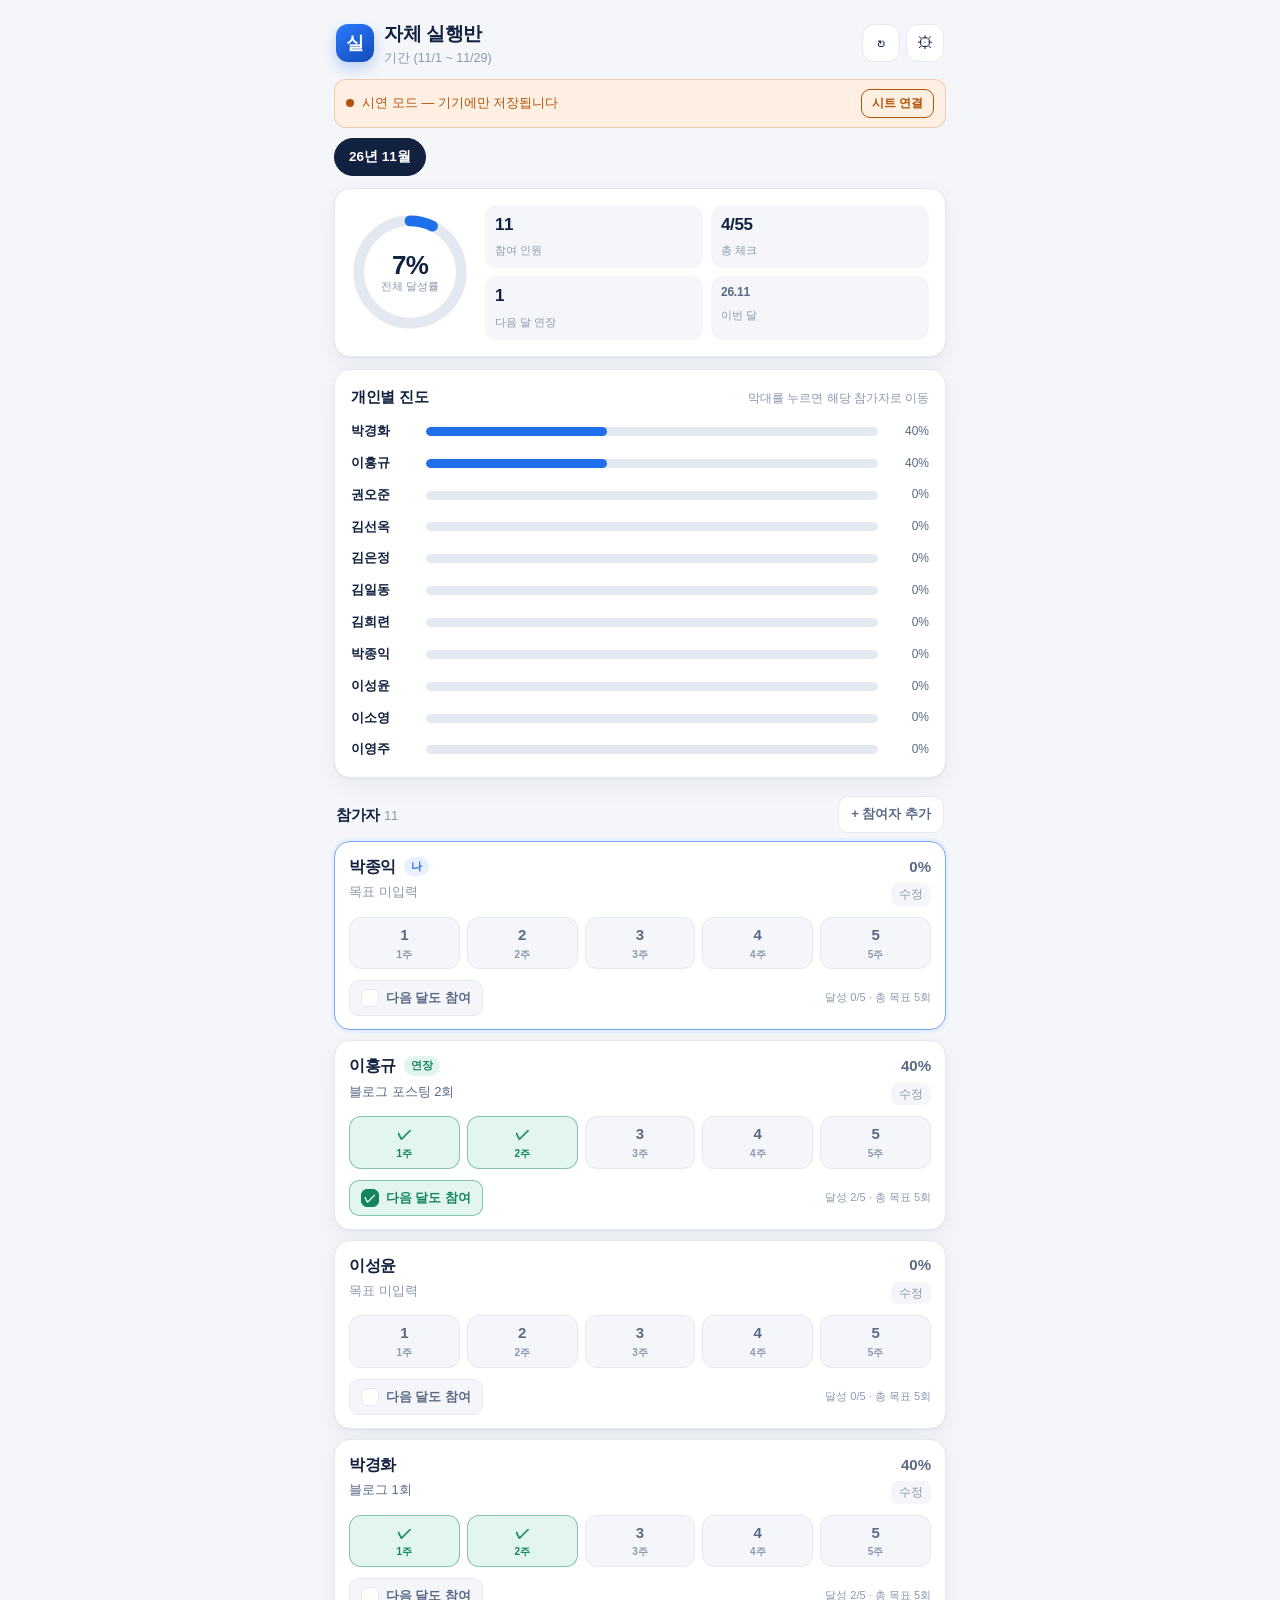
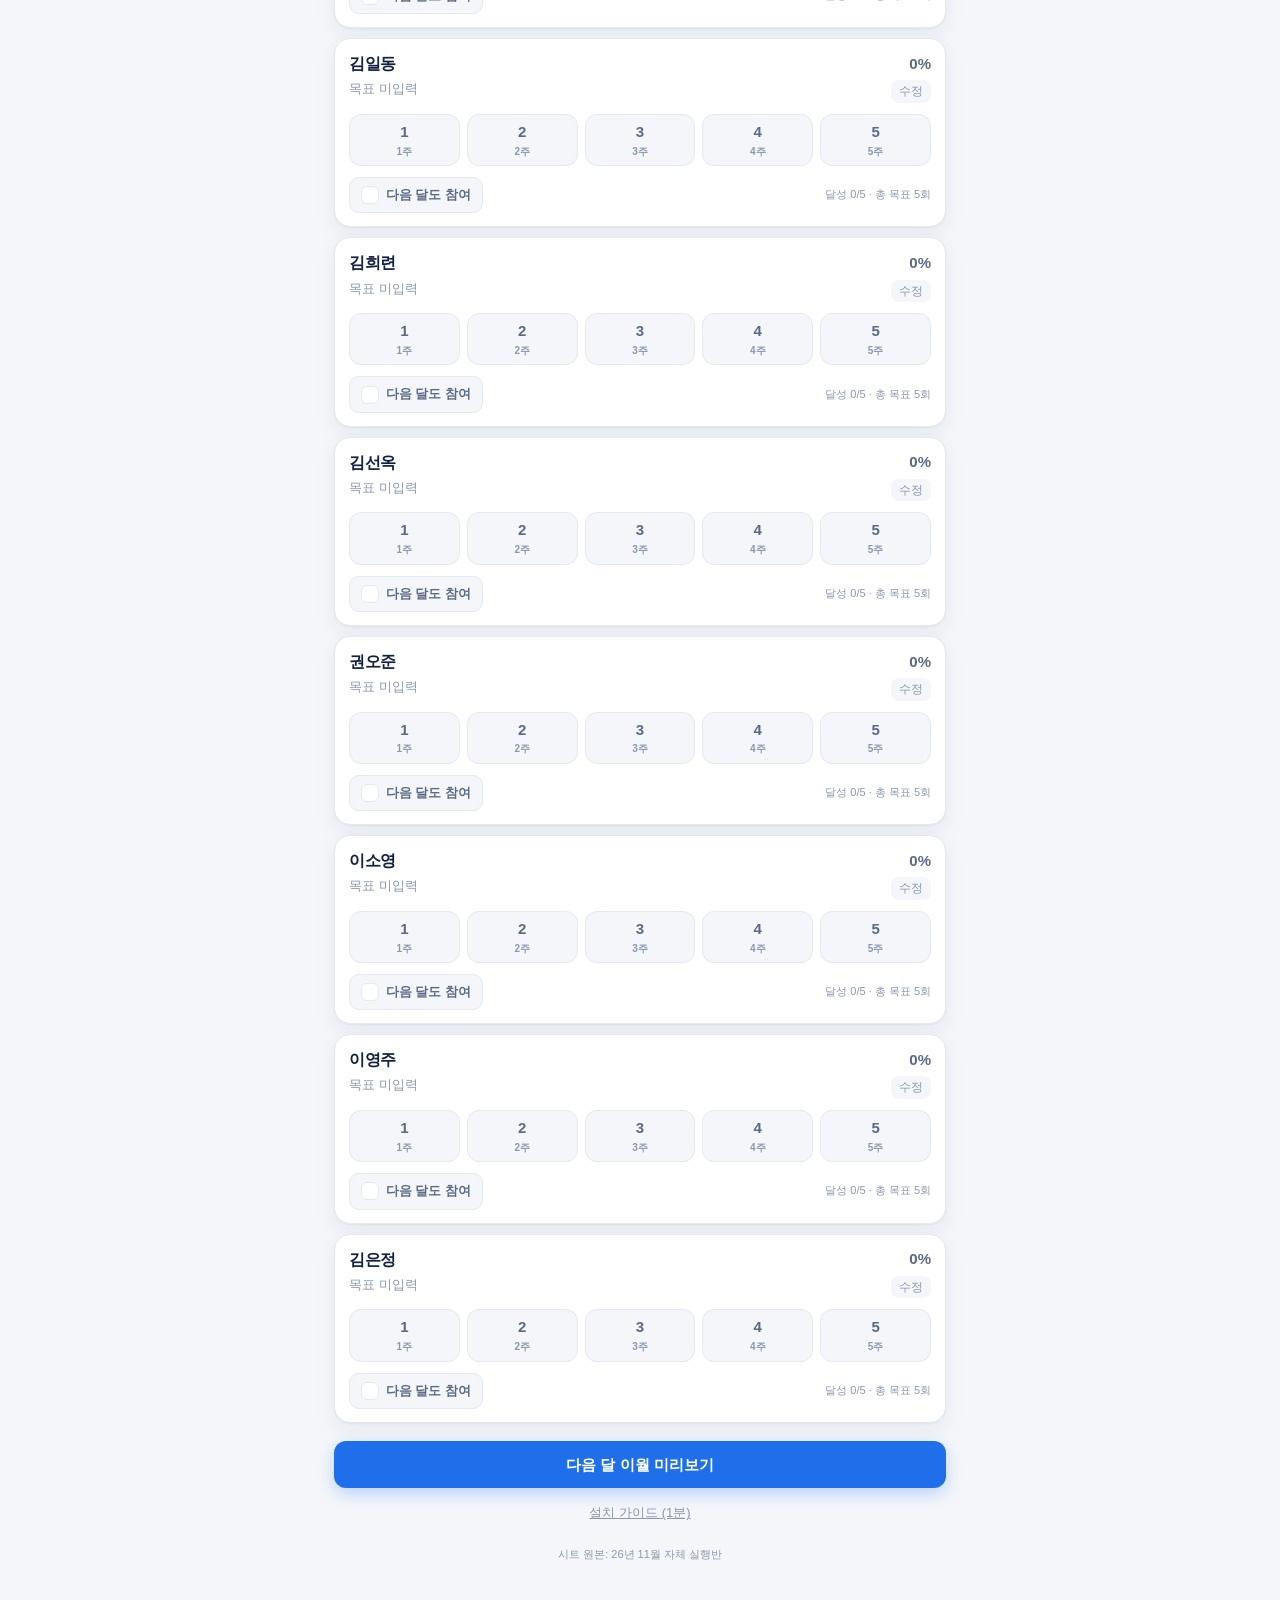
<file: index.html>
<!DOCTYPE html>
<html lang="ko">
<head>
<meta charset="utf-8">
<meta name="viewport" content="width=device-width, initial-scale=1, viewport-fit=cover">
<meta name="theme-color" content="#12213f">
<title>자체 실행반</title>
<link rel="stylesheet" href="assets/app.css?v=20261119e">
</head>
<body>
<div class="app">

  <header class="topbar">
    <div class="brand">
      <span class="logo">실</span>
      <div>
        <h1>자체 실행반</h1>
        <p id="periodLine" class="period">기간 (11/1 ~ 11/29)</p>
      </div>
    </div>
    <div class="topbar-actions">
      <button id="refreshBtn" class="icon-btn" title="새로고침" aria-label="새로고침">↻</button>
      <button id="settingsBtn" class="icon-btn" title="설정" aria-label="설정">⚙</button>
    </div>
  </header>

  <div id="modeBanner" class="banner">
    <span class="dot"></span>
    <span id="modeText">시연 모드 — 기기에만 저장됩니다</span>
    <button id="connectBtn" class="banner-btn">시트 연결</button>
  </div>

  <div class="month-strip">
    <div id="monthChips" class="chips"></div>
  </div>

  <section class="summary card">
    <div class="ring-wrap">
      <svg class="ring" viewBox="0 0 120 120" aria-hidden="true">
        <circle class="ring-bg" cx="60" cy="60" r="52"></circle>
        <circle id="ringFill" class="ring-fill" cx="60" cy="60" r="52"></circle>
      </svg>
      <div class="ring-label">
        <strong id="sumRate">0%</strong>
        <span>전체 달성률</span>
      </div>
    </div>
    <div class="summary-stats">
      <div class="stat">
        <strong id="sumMembers">0</strong><span>참여 인원</span>
      </div>
      <div class="stat">
        <strong id="sumChecks">0</strong><span>총 체크</span>
      </div>
      <div class="stat">
        <strong id="sumRenew">0</strong><span>다음 달 연장</span>
      </div>
      <div class="stat stat-wide">
        <strong id="sumWeek">이번 주</strong><span id="sumWeekSub">3주차</span>
      </div>
    </div>
  </section>

  <section class="card chart-card">
    <div class="card-head">
      <h2>개인별 진도</h2>
      <span id="chartHint" class="hint">막대를 누르면 해당 참가자로 이동</span>
    </div>
    <div id="chart" class="chart"></div>
  </section>

  <section class="list-head">
    <h2>참가자 <span id="listCount" class="count">0</span></h2>
    <button id="addBtn" class="ghost-btn">+ 참여자 추가</button>
  </section>

  <div id="memberList" class="member-list"></div>

  <div class="footer-actions">
    <button id="rolloverBtn" class="primary-btn">다음 달 이월 미리보기</button>
    <a class="link-btn" href="guide.html">설치 가이드 (1분)</a>
  </div>

  <p class="foot-note">시트 원본: <span id="sheetLabel">26년 11월 자체 실행반</span></p>
</div>

<!-- 설정 -->
<div id="settingsSheet" class="sheet-backdrop" hidden>
  <div class="sheet">
    <div class="sheet-handle"></div>
    <h2>설정</h2>

    <label class="field">
      <span>Apps Script 웹앱 URL</span>
      <input id="apiUrlInput" type="url" inputmode="url" placeholder="https://script.google.com/macros/s/.../exec" autocomplete="off" spellcheck="false">
      <small>Code.gs를 시트에 붙이고 웹앱으로 배포하면 나오는 주소입니다.</small>
    </label>

    <div class="row-actions">
      <button id="testBtn" class="ghost-btn">연결 테스트</button>
      <button id="saveUrlBtn" class="primary-btn small">저장</button>
      <button id="clearUrlBtn" class="ghost-btn danger">연결 해제</button>
    </div>
    <p id="testResult" class="test-result"></p>

    <label class="field">
      <span>내 이름 (내 행 강조)</span>
      <input id="myNameInput" type="text" placeholder="예: 박종익" autocomplete="off">
      <small>입력하면 목록 맨 위에 내 카드가 고정됩니다.</small>
    </label>

    <div class="settings-info">
      <div><span>모드</span><strong id="infoMode">시연</strong></div>
      <div><span>시트</span><strong id="infoSheet">26년 11월 자체 실행반</strong></div>
      <div><span>스냅샷</span><strong id="infoSnapshot">2026-11-19</strong></div>
    </div>

    <div class="row-actions">
      <a class="ghost-btn" href="guide.html">설치 가이드</a>
      <button id="resetDemoBtn" class="ghost-btn danger">시연 데이터 초기화</button>
    </div>
    <button class="sheet-close" data-close="settingsSheet">닫기</button>
  </div>
</div>

<!-- 목표 수정 -->
<div id="goalSheet" class="sheet-backdrop" hidden>
  <div class="sheet">
    <div class="sheet-handle"></div>
    <h2 id="goalTitle">목표 수정</h2>
    <label class="field">
      <span>목표 내용</span>
      <input id="goalText" type="text" placeholder="예: 매주 블로그 1회" autocomplete="off">
    </label>
    <label class="field">
      <span>이번 달 총 목표 횟수</span>
      <input id="goalTotal" type="number" min="1" max="31" inputmode="numeric">
      <small>주차 체크 수 ÷ 총 목표 = 달성률</small>
    </label>
    <div class="row-actions">
      <button class="ghost-btn" data-close="goalSheet">취소</button>
      <button id="goalSaveBtn" class="primary-btn">저장</button>
    </div>
  </div>
</div>

<!-- 참여자 추가 -->
<div id="addSheet" class="sheet-backdrop" hidden>
  <div class="sheet">
    <div class="sheet-handle"></div>
    <h2>참여자 추가</h2>
    <label class="field">
      <span>이름</span>
      <input id="addName" type="text" placeholder="이름" autocomplete="off">
    </label>
    <label class="field">
      <span>목표 내용</span>
      <input id="addGoal" type="text" placeholder="예: 매주 유튜브 1개" autocomplete="off">
    </label>
    <label class="field">
      <span>이번 달 총 목표 횟수</span>
      <input id="addTotal" type="number" min="1" max="31" value="5" inputmode="numeric">
    </label>
    <div class="row-actions">
      <button class="ghost-btn" data-close="addSheet">취소</button>
      <button id="addSaveBtn" class="primary-btn">추가</button>
    </div>
  </div>
</div>

<!-- 다음 달 이월 -->
<div id="rollSheet" class="sheet-backdrop" hidden>
  <div class="sheet">
    <div class="sheet-handle"></div>
    <h2>다음 달 이월 미리보기</h2>
    <p id="rollSummary" class="roll-summary"></p>
    <div id="rollList" class="roll-list"></div>
    <div class="row-actions">
      <button class="ghost-btn" data-close="rollSheet">닫기</button>
      <button id="rollConfirmBtn" class="primary-btn">다음 달 시트 만들기</button>
    </div>
    <p class="tiny">연장여부가 체크된 참가자만 새 달로 넘어갑니다. 원본 시트의 지난 달 데이터는 그대로 남습니다.</p>
  </div>
</div>

<div id="toast" class="toast" hidden></div>

<script src="assets/snapshot.js?v=20261119e"></script>
<script src="assets/app.js?v=20261119e"></script>
</body>
</html>
</file>
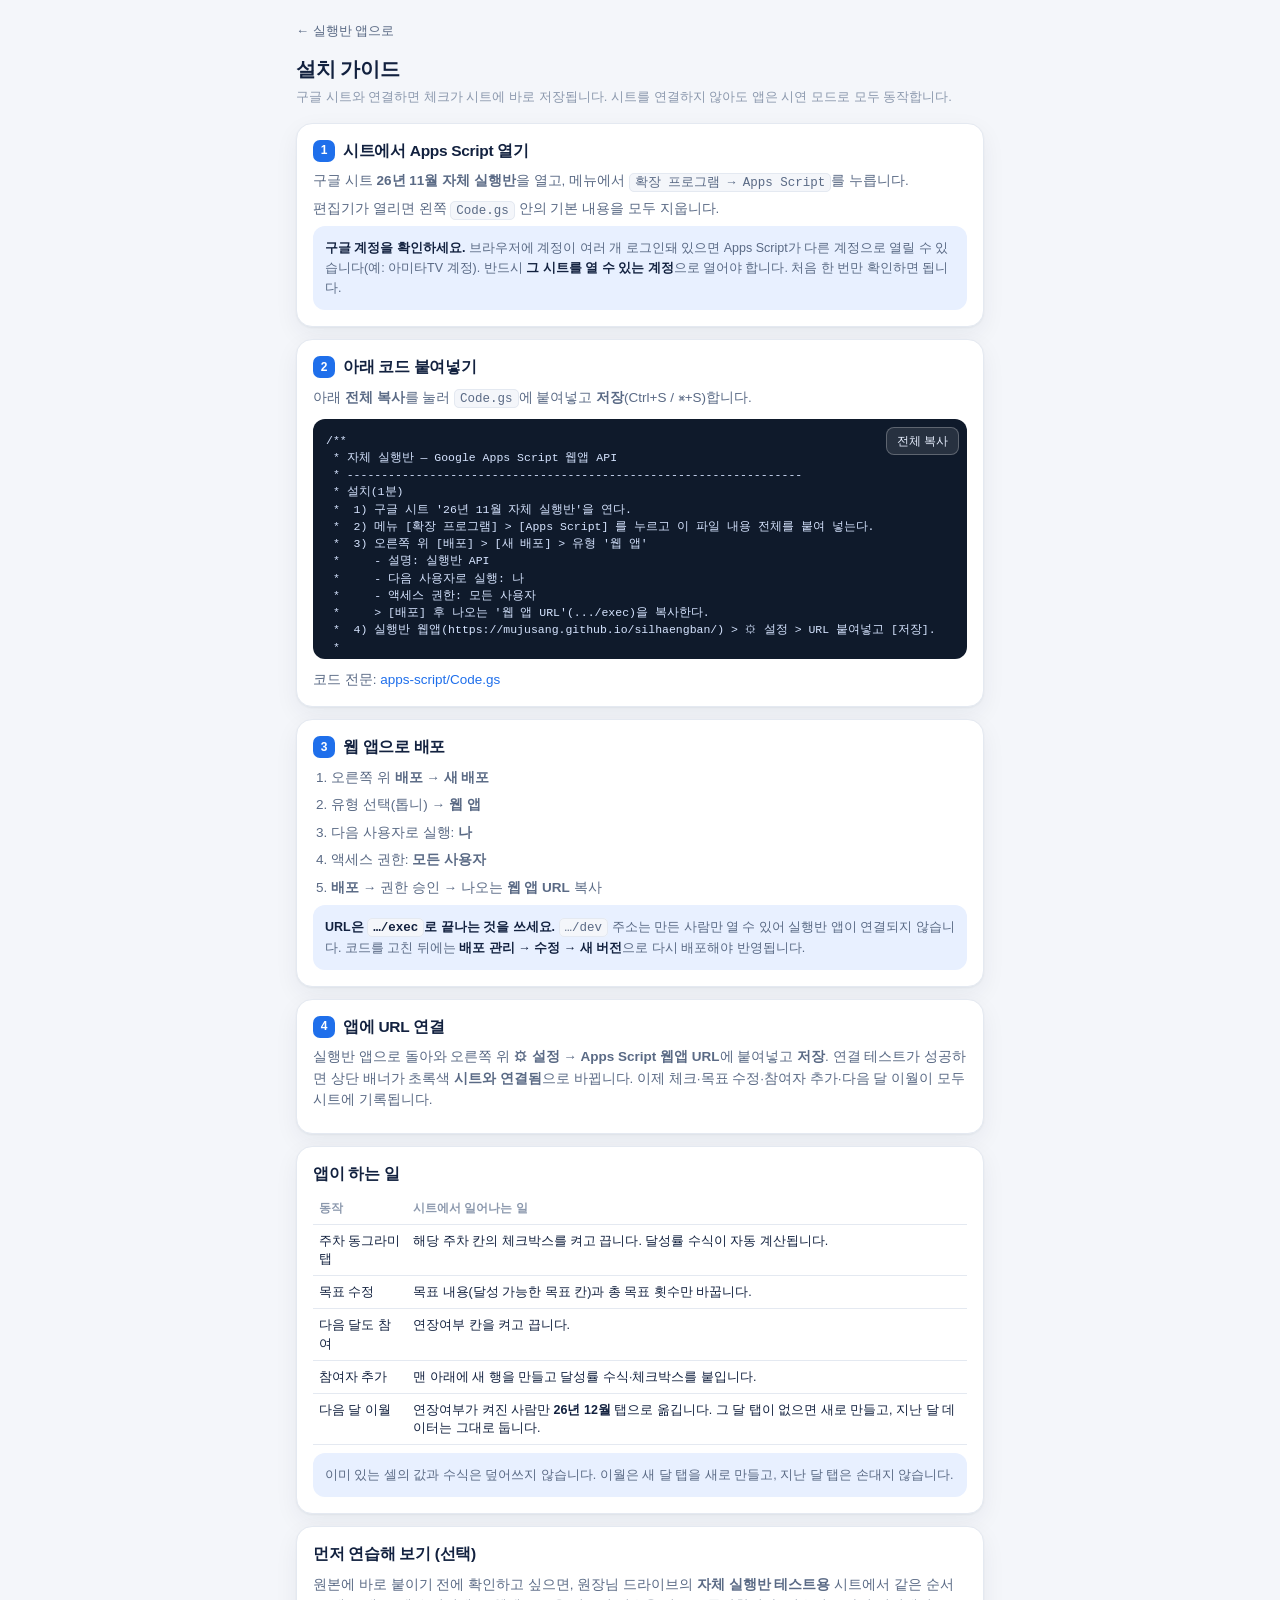
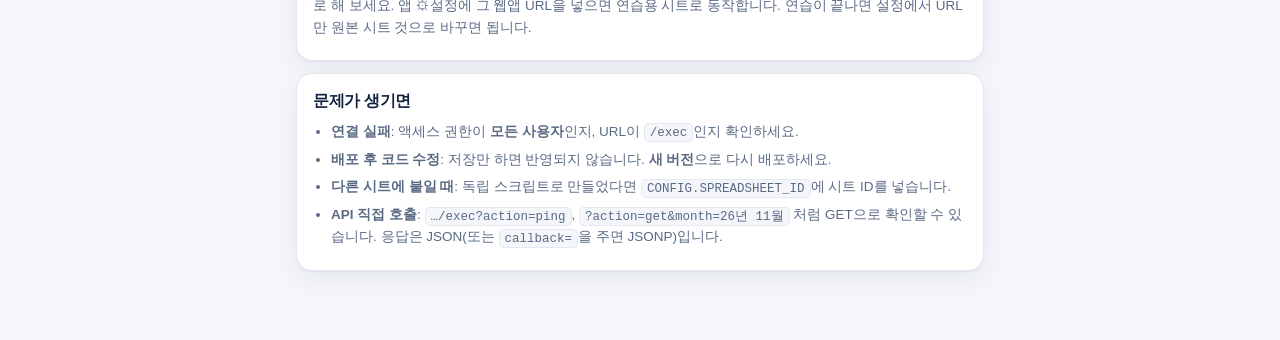
<file: guide.html>
<!DOCTYPE html>
<html lang="ko">
<head>
<meta charset="utf-8">
<meta name="viewport" content="width=device-width, initial-scale=1, viewport-fit=cover">
<meta name="theme-color" content="#12213f">
<title>자체 실행반 — 설치 가이드</title>
<link rel="stylesheet" href="assets/app.css?v=20261119e">
<style>
  .wrap{max-width:720px;margin:0 auto;padding:18px 16px 60px}
  .step{background:var(--card);border:1px solid var(--line);border-radius:var(--radius);padding:16px;box-shadow:var(--shadow);margin-bottom:12px}
  .step h2{font-size:15.5px;margin-bottom:8px;display:flex;align-items:center;gap:8px}
  .step .no{width:22px;height:22px;border-radius:7px;background:var(--brand);color:#fff;font-size:12px;display:grid;place-items:center;flex:0 0 auto}
  .step p,.step li{font-size:13.5px;color:var(--ink-2);line-height:1.6;margin:6px 0}
  .step ol,.step ul{padding-left:18px;margin:6px 0}
  .step code{background:var(--bg);padding:1.5px 5px;border-radius:5px;font-size:12.5px;border:1px solid var(--line)}
  .codebox{position:relative;margin:10px 0}
  .codebox pre{
    background:#0f1a2b;color:#d6e4ff;border-radius:12px;padding:13px;overflow:auto;
    font-size:11.5px;line-height:1.5;max-height:240px;margin:0;
  }
  .copy{position:absolute;top:8px;right:8px;border:1px solid rgba(255,255,255,.25);background:rgba(255,255,255,.1);color:#e8f0ff;border-radius:8px;padding:5px 10px;font-size:11.5px}
  .note{background:var(--brand-soft);border-radius:12px;padding:12px;font-size:12.5px;color:var(--ink-2);line-height:1.6}
  .note b{color:var(--ink)}
  .back{display:inline-block;margin-bottom:14px;font-size:13px;color:var(--ink-2)}
  h1{font-size:20px;margin-bottom:4px}
  .sub{font-size:13px;color:var(--ink-3);margin:0 0 16px}
  table{width:100%;border-collapse:collapse;font-size:12.5px;margin:8px 0}
  th,td{border-bottom:1px solid var(--line);padding:7px 6px;text-align:left;vertical-align:top}
  th{color:var(--ink-3);font-weight:600;font-size:11.5px}
  td code{font-size:11.5px}
</style>
</head>
<body>
<div class="wrap">
  <a class="back" href="./">← 실행반 앱으로</a>
  <h1>설치 가이드</h1>
  <p class="sub">구글 시트와 연결하면 체크가 시트에 바로 저장됩니다. 시트를 연결하지 않아도 앱은 시연 모드로 모두 동작합니다.</p>

  <div class="step">
    <h2><span class="no">1</span>시트에서 Apps Script 열기</h2>
    <p>구글 시트 <b>26년 11월 자체 실행반</b>을 열고, 메뉴에서 <code>확장 프로그램 → Apps Script</code>를 누릅니다.</p>
    <p>편집기가 열리면 왼쪽 <code>Code.gs</code> 안의 기본 내용을 모두 지웁니다.</p>
    <div class="note"><b>구글 계정을 확인하세요.</b> 브라우저에 계정이 여러 개 로그인돼 있으면 Apps Script가 다른 계정으로 열릴 수 있습니다(예: 아미타TV 계정). 반드시 <b>그 시트를 열 수 있는 계정</b>으로 열어야 합니다. 처음 한 번만 확인하면 됩니다.</div>
  </div>

  <div class="step">
    <h2><span class="no">2</span>아래 코드 붙여넣기</h2>
    <p>아래 <b>전체 복사</b>를 눌러 <code>Code.gs</code>에 붙여넣고 <b>저장</b>(Ctrl+S / ⌘+S)합니다.</p>
    <div class="codebox">
      <button class="copy" id="copyBtn">전체 복사</button>
      <pre id="codePreview">불러오는 중…</pre>
    </div>
    <p class="sub" style="margin:0">코드 전문: <a href="apps-script/Code.gs" target="_blank" rel="noopener">apps-script/Code.gs</a></p>
  </div>

  <div class="step">
    <h2><span class="no">3</span>웹 앱으로 배포</h2>
    <ol>
      <li>오른쪽 위 <b>배포</b> → <b>새 배포</b></li>
      <li>유형 선택(톱니) → <b>웹 앱</b></li>
      <li>다음 사용자로 실행: <b>나</b></li>
      <li>액세스 권한: <b>모든 사용자</b></li>
      <li><b>배포</b> → 권한 승인 → 나오는 <b>웹 앱 URL</b> 복사</li>
    </ol>
    <div class="note">
      <b>URL은 <code>…/exec</code>로 끝나는 것을 쓰세요.</b> <code>…/dev</code> 주소는 만든 사람만 열 수 있어 실행반 앱이 연결되지 않습니다.
      코드를 고친 뒤에는 <b>배포 관리 → 수정 → 새 버전</b>으로 다시 배포해야 반영됩니다.
    </div>
  </div>

  <div class="step">
    <h2><span class="no">4</span>앱에 URL 연결</h2>
    <p>실행반 앱으로 돌아와 오른쪽 위 <b>⚙ 설정</b> → <b>Apps Script 웹앱 URL</b>에 붙여넣고 <b>저장</b>.
    연결 테스트가 성공하면 상단 배너가 초록색 <b>시트와 연결됨</b>으로 바뀝니다. 이제 체크·목표 수정·참여자 추가·다음 달 이월이 모두 시트에 기록됩니다.</p>
  </div>

  <div class="step">
    <h2>앱이 하는 일</h2>
    <table>
      <tr><th>동작</th><th>시트에서 일어나는 일</th></tr>
      <tr><td>주차 동그라미 탭</td><td>해당 주차 칸의 체크박스를 켜고 끕니다. 달성률 수식이 자동 계산됩니다.</td></tr>
      <tr><td>목표 수정</td><td>목표 내용(달성 가능한 목표 칸)과 총 목표 횟수만 바꿉니다.</td></tr>
      <tr><td>다음 달도 참여</td><td>연장여부 칸을 켜고 끕니다.</td></tr>
      <tr><td>참여자 추가</td><td>맨 아래에 새 행을 만들고 달성률 수식·체크박스를 붙입니다.</td></tr>
      <tr><td>다음 달 이월</td><td>연장여부가 켜진 사람만 <b>26년 12월</b> 탭으로 옮깁니다. 그 달 탭이 없으면 새로 만들고, 지난 달 데이터는 그대로 둡니다.</td></tr>
    </table>
    <div class="note">이미 있는 셀의 값과 수식은 덮어쓰지 않습니다. 이월은 새 달 탭을 새로 만들고, 지난 달 탭은 손대지 않습니다.</div>
  </div>

  <div class="step">
    <h2>먼저 연습해 보기 (선택)</h2>
    <p>원본에 바로 붙이기 전에 확인하고 싶으면, 원장님 드라이브의 <b>자체 실행반 테스트용</b> 시트에서 같은 순서로 해 보세요. 앱 ⚙설정에 그 웹앱 URL을 넣으면 연습용 시트로 동작합니다. 연습이 끝나면 설정에서 URL만 원본 시트 것으로 바꾸면 됩니다.</p>
  </div>

  <div class="step">
    <h2>문제가 생기면</h2>
    <ul>
      <li><b>연결 실패</b>: 액세스 권한이 <b>모든 사용자</b>인지, URL이 <code>/exec</code>인지 확인하세요.</li>
      <li><b>배포 후 코드 수정</b>: 저장만 하면 반영되지 않습니다. <b>새 버전</b>으로 다시 배포하세요.</li>
      <li><b>다른 시트에 붙일 때</b>: 독립 스크립트로 만들었다면 <code>CONFIG.SPREADSHEET_ID</code>에 시트 ID를 넣습니다.</li>
      <li><b>API 직접 호출</b>: <code>…/exec?action=ping</code>, <code>?action=get&amp;month=26년 11월</code> 처럼 GET으로 확인할 수 있습니다. 응답은 JSON(또는 <code>callback=</code>을 주면 JSONP)입니다.</li>
    </ul>
  </div>
</div>

<script>
  (function () {
    var btn = document.getElementById('copyBtn');
    var pre = document.getElementById('codePreview');
    fetch('apps-script/Code.gs').then(function (r) { return r.text(); }).then(function (t) {
      pre.textContent = t;
      btn.addEventListener('click', function () {
        var done = function () { btn.textContent = '복사됨 ✓'; setTimeout(function () { btn.textContent = '전체 복사'; }, 1800); };
        if (navigator.clipboard && navigator.clipboard.writeText) {
          navigator.clipboard.writeText(t).then(done, function () { fallback(); });
        } else fallback();
        function fallback() {
          var ta = document.createElement('textarea');
          ta.value = t; document.body.appendChild(ta); ta.select();
          try { document.execCommand('copy'); done(); } catch (e) { btn.textContent = '복사 실패'; }
          document.body.removeChild(ta);
        }
      });
    }).catch(function () { pre.textContent = '코드 파일을 불러오지 못했습니다. 위 링크에서 확인하세요.'; });
  })();
</script>
</body>
</html>
</file>
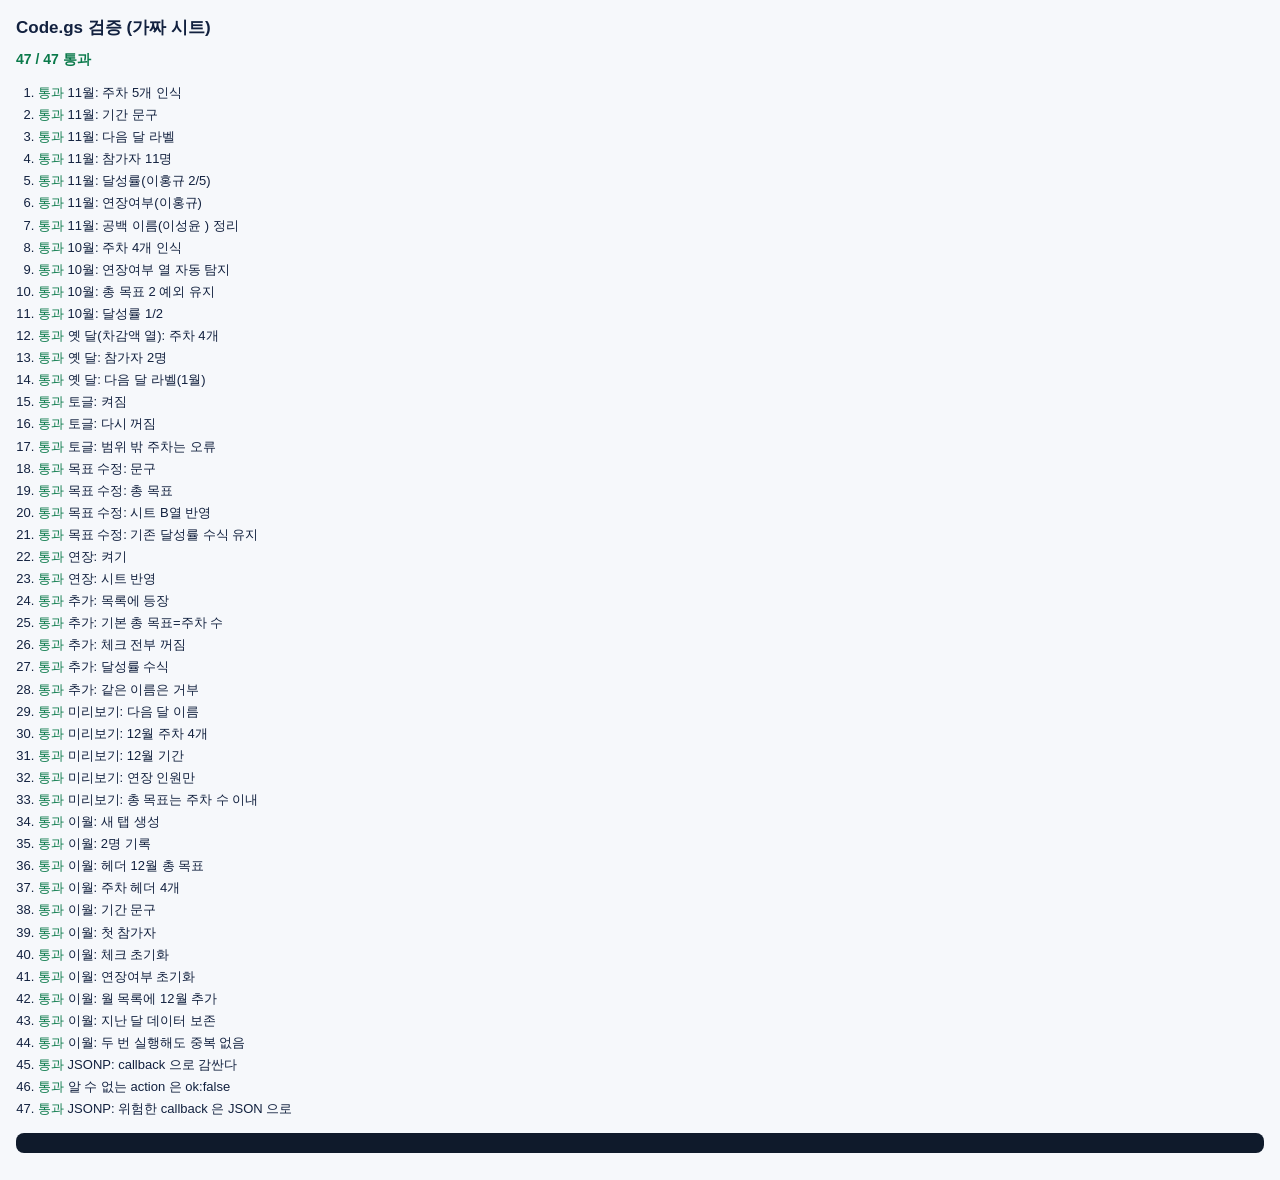
<file: dev/test.html>
<!DOCTYPE html>
<html lang="ko">
<head>
<meta charset="utf-8">
<meta name="viewport" content="width=device-width,initial-scale=1">
<title>Code.gs 검증</title>
<style>
  body{font-family:-apple-system,"Apple SDGothic Neo",sans-serif;margin:0;padding:16px;background:#f6f8fb;color:#12213f}
  h1{font-size:17px;margin:0 0 12px}
  #sum{font-size:14px;font-weight:700;margin-bottom:12px}
  .ok{color:#0b7a4b}.ng{color:#b3261e}
  ol{padding-left:22px;font-size:13px;line-height:1.7}
  li div{font-size:12px;color:#5a6a85;white-space:pre-wrap}
  pre{background:#0f1a2b;color:#d6e4ff;padding:10px;border-radius:8px;font-size:11px;overflow:auto}
</style>
</head>
<body>
<h1>Code.gs 검증 (가짜 시트)</h1>
<div id="sum">실행 중…</div>
<ol id="out"></ol>
<pre id="detail"></pre>
<script src="mock-gas.js"></script>
<script>
(async function () {
  var results = [];
  function load(url) {
    return fetch(url).then(function (r) { return r.text(); });
  }
  var code = await load('../apps-script/Code.gs?' + Date.now());
  (0, eval)(code);   // Code.gs 를 전역 스코프에서 실행

  function assert(name, cond, detail) {
    results.push({ name: name, pass: !!cond, detail: detail || '' });
  }

  /* ---------- 가짜 시트 만들기 ---------- */
  function buildMonth(ss, title, headerRow1, header2, rows) {
    var sh = ss.addSheet(title);
    sh.setAt(1, 1, '  ');
    for (var c = 0; c < headerRow1.length; c++) {
      if (headerRow1[c] !== undefined && headerRow1[c] !== null && headerRow1[c] !== '')
        sh.setAt(1, c + 1, headerRow1[c]);
    }
    for (var c2 = 0; c2 < header2.length; c2++) sh.setAt(2, c2 + 1, header2[c2]);
    for (var r = 0; r < rows.length; r++) {
      for (var c3 = 0; c3 < rows[r].length; c3++) {
        var v = rows[r][c3];
        if (v === undefined) continue;
        if (typeof v === 'string' && v.charAt(0) === '=') sh.setFormulaAt(r + 3, c3 + 1, v);
        else sh.setAt(r + 3, c3 + 1, v);
      }
    }
    return sh;
  }

  function rateF(row, lastCol) {
    return '=IFERROR((COUNTIF(E' + row + ':' + lastCol + row + ', true) / C' + row + '),"-")';
  }

  var ss = window.__MOCK__.create('test-sheet-id', '26년 11월 자체 실행반');

  buildMonth(ss, '26년 11월',
    [null, null, null, null, '기간 (11/1 ~ 11/29)', null, null, null, null, '12월'],
    ['이름', '달성 가능한 목표로 각자 설정', '11월 총 목표', '달성률', '1주', '2주', '3주', '4주', '5주', '연장여부'],
    [
      ['이홍규', '블로그 포스팅 2회', 5, rateF(3, 'I'), true, true, false, false, false, true],
      ['박종익', '', 5, rateF(4, 'H'), false, false, false, false, false, false],
      ['이성윤 ', '', 5, rateF(5, 'H'), false, false, false, false, false, false],
      ['박경화', '블로그 1회', 5, rateF(6, 'H'), true, true, false, false, false, false],
      ['김일동', '', 5, rateF(7, 'H'), false, false, false, false, false, false],
      ['김희련', '', 5, rateF(8, 'H'), false, false, false, false, false, false],
      ['김선옥', '', 5, rateF(9, 'H'), false, false, false, false, false, false],
      ['권오준', '', 5, rateF(10, 'H'), false, false, false, false, false, false],
      ['이소영', '', 5, rateF(11, 'H'), false, false, false, false, false, false],
      ['이영주', '', 5, rateF(12, 'H'), false, false, false, false, false, false],
      ['김은정', '', 5, rateF(13, 'H'), false, false, false, false, false, false]
    ]);

  /* 4주 달: 연장여부가 I열 */
  buildMonth(ss, '26년 10월',
    [null, null, null, null, '기간 (10/1 ~ 10/31)', null, null, null, '11월'],
    ['이름', '달성 가능한 목표로 각자 설정', '10월 총 목표', '달성률', '1주', '2주', '3주', '4주', '연장여부'],
    [
      ['이홍규', '블로그 포스팅 2회', 4, rateF(3, 'H'), true, true, true, true, true],
      ['박종익', '매주 유튜브 1개, 블로그 1개', 4, rateF(4, 'H'), true, true, true, true, true],
      ['김은정', '3째주부터 블로그1회', 2, rateF(5, 'H'), false, false, true, false, true]
    ]);

  /* 옛 달: 뒤에 차감액·배분액 열이 더 있는 경우 */
  buildMonth(ss, '25년 12월',
    [null, null, null, null, '기간 (12/1~12/28)', null, null, null, '1월'],
    ['이름', '목표: 최소 주 1회', '12월 총 목표 횟수', '달성률', '1주', '2주', '3주', '4주', '연장여부', '차감액', '차감액', '배분액'],
    [
      ['１.이홍규', '릴스 1회', 4, rateF(3, 'H'), true, true, true, true, true, '', '', ''],
      ['2. 박종익', '유튜브1회. 블로그1회', 4, rateF(4, 'H'), true, true, true, true, true, '', '', '']
    ]);

  /* ---------- 1. 읽기 ---------- */
  var d1 = monthData_('26년 11월');
  assert('11월: 주차 5개 인식', d1.weeks === 5, 'weeks=' + d1.weeks);
  assert('11월: 기간 문구', d1.period === '기간 (11/1 ~ 11/29)', d1.period);
  assert('11월: 다음 달 라벨', d1.nextLabel === '12월', d1.nextLabel);
  assert('11월: 참가자 11명', d1.members.length === 11, 'n=' + d1.members.length);
  assert('11월: 달성률(이홍규 2/5)', Math.abs(d1.members[0].rate - 0.4) < 1e-9, 'rate=' + d1.members[0].rate);
  assert('11월: 연장여부(이홍규)', d1.members[0].renew === true);
  assert('11월: 공백 이름(이성윤 ) 정리', d1.members[2].name === '이성윤', '[' + d1.members[2].name + ']');

  var d2 = monthData_('26년 10월');
  assert('10월: 주차 4개 인식', d2.weeks === 4, 'weeks=' + d2.weeks);
  assert('10월: 연장여부 열 자동 탐지', d2.members[0].renew === true && d2.members[0].checks.length === 4);
  assert('10월: 총 목표 2 예외 유지', d2.members[2].total === 2, 'total=' + d2.members[2].total);
  assert('10월: 달성률 1/2', Math.abs(d2.members[2].rate - 0.5) < 1e-9, 'rate=' + d2.members[2].rate);

  var d3 = monthData_('25년 12월');
  assert('옛 달(차감액 열): 주차 4개', d3.weeks === 4, 'weeks=' + d3.weeks);
  assert('옛 달: 참가자 2명', d3.members.length === 2);
  assert('옛 달: 다음 달 라벨(1월)', d3.nextLabel === '1월', d3.nextLabel);

  /* ---------- 2. 체크 토글 ---------- */
  var t = toggleCheck_('26년 11월', '박종익', 1);
  var me = t.members.filter(function (m) { return m.name === '박종익'; })[0];
  assert('토글: 켜짐', me.checks[0] === true && Math.abs(me.rate - 0.2) < 1e-9, 'rate=' + me.rate);
  var t2 = toggleCheck_('26년 11월', '박종익', 1);
  var me2 = t2.members.filter(function (m) { return m.name === '박종익'; })[0];
  assert('토글: 다시 꺼짐', me2.checks[0] === false && me2.rate === 0, 'rate=' + me2.rate);
  var threw = false;
  try { toggleCheck_('26년 11월', '박종익', 9); } catch (e) { threw = true; }
  assert('토글: 범위 밖 주차는 오류', threw);

  /* ---------- 3. 목표 수정 ---------- */
  var g = updateGoal_('26년 11월', '박종익', '매주 유튜브 1개, 블로그 1개', 3);
  var gm = g.members.filter(function (m) { return m.name === '박종익'; })[0];
  var sh11 = ss.getSheetByName('26년 11월');
  assert('목표 수정: 문구', gm.goal === '매주 유튜브 1개, 블로그 1개', gm.goal);
  assert('목표 수정: 총 목표', gm.total === 3, 'total=' + gm.total);
  assert('목표 수정: 시트 B열 반영', sh11.valueAt(4, 2) === '매주 유튜브 1개, 블로그 1개');
  assert('목표 수정: 기존 달성률 수식 유지', sh11.formulaAt(4, 4).indexOf('C4') > 0, sh11.formulaAt(4, 4));

  /* ---------- 4. 연장 토글 ---------- */
  var rn = setRenew_('26년 11월', '박종익', 'true');
  var rnm = rn.members.filter(function (m) { return m.name === '박종익'; })[0];
  assert('연장: 켜기', rnm.renew === true);
  assert('연장: 시트 반영', sh11.valueAt(4, 10) === true);

  /* ---------- 5. 참가자 추가 ---------- */
  var add = addMember_('26년 11월', '신규 참가자', '블로그 주 1회', '');
  var newbie = add.members.filter(function (m) { return m.name === '신규 참가자'; })[0];
  assert('추가: 목록에 등장', !!newbie, 'n=' + add.members.length);
  assert('추가: 기본 총 목표=주차 수', newbie && newbie.total === 5, newbie && newbie.total);
  assert('추가: 체크 전부 꺼짐', newbie && newbie.checks.length === 5 && newbie.checks.every(function (x) { return x === false; }));
  assert('추가: 달성률 수식', sh11.formulaAt(14, 4).indexOf('COUNTIF') >= 0, sh11.formulaAt(14, 4));
  var dup = false;
  try { addMember_('26년 11월', '신규 참가자', 'x', 5); } catch (e) { dup = true; }
  assert('추가: 같은 이름은 거부', dup);

  /* ---------- 6. 다음 달 이월 미리보기 ---------- */
  var pv = rolloverPreview_('26년 11월');
  assert('미리보기: 다음 달 이름', pv.targetTitle === '26년 12월', pv.targetTitle);
  assert('미리보기: 12월 주차 4개', pv.weeks === 4, 'weeks=' + pv.weeks);
  assert('미리보기: 12월 기간', pv.period === '기간 (12/1 ~ 12/27)', pv.period);
  assert('미리보기: 연장 인원만', pv.members.length === 2, JSON.stringify(pv.members.map(function (m) { return m.name; })));
  assert('미리보기: 총 목표는 주차 수 이내', pv.members.every(function (m) { return m.total <= 4; }), JSON.stringify(pv.members));

  /* ---------- 7. 이월 실행 ---------- */
  var rv = rollover_('26년 11월', 'yes');
  var sh12 = ss.getSheetByName('26년 12월');
  assert('이월: 새 탭 생성', !!sh12 && rv.created === true);
  assert('이월: 2명 기록', rv.added.length === 2, JSON.stringify(rv.added));
  assert('이월: 헤더 12월 총 목표', String(sh12.valueAt(2, 3)) === '12월 총 목표', sh12.valueAt(2, 3));
  assert('이월: 주차 헤더 4개', sh12.valueAt(2, 5) === '1주' && sh12.valueAt(2, 8) === '4주' && sh12.valueAt(2, 9) === '연장여부', [sh12.valueAt(2, 5), sh12.valueAt(2, 8), sh12.valueAt(2, 9)]);
  assert('이월: 기간 문구', String(sh12.valueAt(1, 5)).indexOf('12/1') > 0, sh12.valueAt(1, 5));
  assert('이월: 첫 참가자', rv.members[0] && rv.members[0].name === '이홍규', rv.members[0] && rv.members[0].name);
  assert('이월: 체크 초기화', rv.members[0].checks.every(function (x) { return x === false; }));
  assert('이월: 연장여부 초기화', rv.members[0].renew === false);
  assert('이월: 월 목록에 12월 추가', rv.months[0] === '26년 12월', rv.months.join(','));
  assert('이월: 지난 달 데이터 보존', sh11.valueAt(3, 1) === '이홍규' && sh11.valueAt(3, 5) === true);

  var again = rollover_('26년 11월', 'yes');
  assert('이월: 두 번 실행해도 중복 없음', again.added.length === 0, JSON.stringify(again.added));

  /* ---------- 8. 웹앱 라우팅 ---------- */
  var ping = doGet({ parameter: { action: 'ping', callback: 'cb_x' } });
  var body = ping.getContent();
  assert('JSONP: callback 으로 감싼다', body.indexOf('cb_x(') === 0 && ping.getMimeType() === 'application/javascript', body.slice(0, 60));
  var bad = doGet({ parameter: { action: 'nope' } });
  assert('알 수 없는 action 은 ok:false', JSON.parse(bad.getContent()).ok === false);
  var inj = doGet({ parameter: { action: 'ping', callback: 'alert(1);x' } });
  assert('JSONP: 위험한 callback 은 JSON 으로', inj.getContent().charAt(0) === '{' && inj.getMimeType() === 'application/json');

  /* ---------- 출력 ---------- */
  var pass = results.filter(function (r) { return r.pass; }).length;
  document.getElementById('sum').innerHTML =
    '<span class="' + (pass === results.length ? 'ok' : 'ng') + '">' + pass + ' / ' + results.length + ' 통과</span>';
  var out = document.getElementById('out');
  results.forEach(function (r) {
    var li = document.createElement('li');
    li.innerHTML = '<span class="' + (r.pass ? 'ok' : 'ng') + '">' + (r.pass ? '통과' : '실패') + '</span> ' + r.name +
      (r.pass ? '' : '<div>' + String(r.detail) + '</div>');
    out.appendChild(li);
  });
  window.__RESULTS__ = results;
})().catch(function (e) {
  document.getElementById('sum').textContent = '오류: ' + e.message;
  document.getElementById('detail').textContent = String(e.stack || e);
});
</script>
</body>
</html>
</file>
<file: assets/app.css>
/* 자체 실행반 — 모바일 우선 스타일 */
:root{
  --bg:#f4f6fa;
  --card:#ffffff;
  --ink:#12213f;
  --ink-2:#5a6a85;
  --ink-3:#8b98ad;
  --line:#e4e9f1;
  --brand:#1f6feb;
  --brand-soft:#e8f0ff;
  --ok:#12855b;
  --ok-soft:#e3f6ee;
  --warn:#b4530a;
  --warn-soft:#fdf0e2;
  --shadow:0 1px 2px rgba(18,33,63,.05), 0 8px 24px rgba(18,33,63,.06);
  --radius:16px;
  --tap:46px;
}
@media (prefers-color-scheme: dark){
  :root{
    --bg:#0d1420; --card:#151e2d; --ink:#eaf0fa; --ink-2:#a9b6cc; --ink-3:#7c8aa1;
    --line:#243146; --brand:#5b9bff; --brand-soft:#1b2b45; --ok:#3ecf94; --ok-soft:#16352a;
    --warn:#f0a55f; --warn-soft:#3a2a19;
    --shadow:0 1px 2px rgba(0,0,0,.4), 0 10px 28px rgba(0,0,0,.35);
  }
}
*{box-sizing:border-box;-webkit-tap-highlight-color:transparent}
html,body{margin:0;padding:0}
body{
  background:var(--bg); color:var(--ink);
  font-family:"Pretendard","Apple SD Gothic Neo","Malgun Gothic",-apple-system,BlinkMacSystemFont,"Segoe UI",Roboto,sans-serif;
  font-size:16px; line-height:1.45;
  -webkit-text-size-adjust:100%;
  padding-bottom:env(safe-area-inset-bottom);
}
.app{max-width:640px;margin:0 auto;padding:14px 14px 40px}
h1,h2{margin:0;font-weight:700;letter-spacing:-.02em}
button{font:inherit;color:inherit;cursor:pointer}
a{color:var(--brand);text-decoration:none}

/* 상단 */
.topbar{display:flex;align-items:center;justify-content:space-between;gap:10px;padding:6px 2px 12px}
.brand{display:flex;align-items:center;gap:10px;min-width:0}
.logo{
  width:38px;height:38px;border-radius:12px;flex:0 0 auto;
  background:linear-gradient(145deg,#2b7bff,#1449b8);color:#fff;
  display:grid;place-items:center;font-weight:800;font-size:18px;
  box-shadow:0 6px 14px rgba(31,111,235,.28);
}
.brand h1{font-size:19px}
.period{margin:1px 0 0;font-size:12.5px;color:var(--ink-3);white-space:nowrap;overflow:hidden;text-overflow:ellipsis}
.topbar-actions{display:flex;gap:6px}
.icon-btn{
  width:38px;height:38px;border-radius:12px;border:1px solid var(--line);
  background:var(--card);font-size:17px;display:grid;place-items:center;
}
.icon-btn:active{transform:scale(.96)}

/* 모드 배너 */
.banner{
  display:flex;align-items:center;gap:8px;
  background:var(--warn-soft);color:var(--warn);
  border:1px solid color-mix(in srgb, var(--warn) 22%, transparent);
  border-radius:12px;padding:9px 11px;font-size:13px;margin-bottom:10px;
}
.banner.live{background:var(--ok-soft);color:var(--ok);border-color:color-mix(in srgb, var(--ok) 24%, transparent)}
.banner .dot{width:8px;height:8px;border-radius:50%;background:currentColor;flex:0 0 auto}
.banner span{flex:1;min-width:0}
.banner-btn{
  border:1px solid currentColor;background:transparent;color:inherit;
  border-radius:9px;padding:5px 10px;font-size:12px;font-weight:600;
}

/* 월 칩 */
.month-strip{overflow-x:auto;margin:0 -14px 12px;padding:0 14px;scrollbar-width:none}
.month-strip::-webkit-scrollbar{display:none}
.chips{display:flex;gap:7px}
.chip{
  border:1px solid var(--line);background:var(--card);color:var(--ink-2);
  border-radius:999px;padding:8px 14px;font-size:13.5px;font-weight:600;white-space:nowrap;
}
.chip.on{background:var(--ink);border-color:var(--ink);color:#fff}
@media (prefers-color-scheme: dark){ .chip.on{background:var(--brand);border-color:var(--brand);color:#08121f} }

/* 카드 */
.card{background:var(--card);border:1px solid var(--line);border-radius:var(--radius);box-shadow:var(--shadow);padding:16px}
.card + .card{margin-top:12px}
.card-head{display:flex;align-items:baseline;justify-content:space-between;gap:8px;margin-bottom:12px}
.card-head h2{font-size:15px}
.hint{font-size:11.5px;color:var(--ink-3)}

/* 요약 */
.summary{display:flex;gap:16px;align-items:center}
.ring-wrap{position:relative;width:118px;height:118px;flex:0 0 auto}
.ring{width:118px;height:118px;transform:rotate(-90deg)}
.ring-bg{fill:none;stroke:var(--line);stroke-width:11}
.ring-fill{
  fill:none;stroke:var(--brand);stroke-width:11;stroke-linecap:round;
  stroke-dasharray:327;stroke-dashoffset:327;
  transition:stroke-dashoffset .6s cubic-bezier(.4,0,.2,1);
}
.ring-label{position:absolute;inset:0;display:grid;place-content:center;text-align:center}
.ring-label strong{font-size:26px;letter-spacing:-.03em;line-height:1.1}
.ring-label span{font-size:10.5px;color:var(--ink-3)}
.summary-stats{display:grid;grid-template-columns:1fr 1fr;gap:8px;flex:1;min-width:0}
.stat{background:var(--bg);border-radius:12px;padding:8px 10px}
.stat strong{display:block;font-size:17px;letter-spacing:-.02em}
.stat span{font-size:11px;color:var(--ink-3)}
.stat-wide{grid-column:auto;display:block}
.stat-wide strong{font-size:12px;color:var(--ink-2);font-weight:600}

/* 그래프 */
.chart{display:flex;flex-direction:column;gap:9px}
.bar-row{display:grid;grid-template-columns:66px 1fr 42px;gap:9px;align-items:center;background:none;border:0;padding:2px 0;text-align:left;width:100%}
.bar-name{font-size:13px;font-weight:600;overflow:hidden;text-overflow:ellipsis;white-space:nowrap}
.bar-track{display:block;height:9px;border-radius:6px;background:var(--line);overflow:hidden}
.bar-fill{display:block;height:100%;border-radius:6px;background:var(--brand);transition:width .5s cubic-bezier(.4,0,.2,1)}
.bar-fill.full{background:var(--ok)}
.bar-val{font-size:12px;color:var(--ink-2);text-align:right;font-variant-numeric:tabular-nums}

/* 목록 */
.list-head{display:flex;align-items:center;justify-content:space-between;padding:18px 2px 8px}
.list-head h2{font-size:15px}
.count{color:var(--ink-3);font-weight:500;font-size:13px}
.ghost-btn{
  border:1px solid var(--line);background:var(--card);color:var(--ink-2);
  border-radius:10px;padding:8px 12px;font-size:13px;font-weight:600;
}
.ghost-btn:active{transform:scale(.98)}
.ghost-btn.danger{color:#c0392b;border-color:color-mix(in srgb,#c0392b 30%,var(--line))}
.primary-btn{
  border:0;background:var(--brand);color:#fff;border-radius:12px;
  padding:13px 18px;font-size:15px;font-weight:700;width:100%;
  box-shadow:0 6px 16px rgba(31,111,235,.26);
}
.primary-btn.small{width:auto;padding:9px 16px;font-size:13.5px;box-shadow:none}
.primary-btn:active{transform:scale(.99)}

/* 참가자 카드 */
.member-list{display:flex;flex-direction:column;gap:10px}
.member{
  background:var(--card);border:1px solid var(--line);border-radius:var(--radius);
  padding:13px 14px;box-shadow:var(--shadow);scroll-margin-top:14px;
  transition:border-color .3s, box-shadow .3s;
}
.member.me{border-color:color-mix(in srgb,var(--brand) 55%,var(--line));box-shadow:0 0 0 3px var(--brand-soft)}
.member.flash{box-shadow:0 0 0 3px var(--brand-soft)}
.member-top{display:flex;align-items:center;gap:8px}
.member-name{font-size:16px;font-weight:700;letter-spacing:-.02em}
.badge{font-size:10.5px;font-weight:700;padding:2px 7px;border-radius:999px;background:var(--brand-soft);color:var(--brand)}
.badge.renew{background:var(--ok-soft);color:var(--ok)}
.member-rate{margin-left:auto;font-size:15px;font-weight:800;font-variant-numeric:tabular-nums;color:var(--ink-2)}
.member-rate.full{color:var(--ok)}
.goal-line{margin-top:5px;font-size:13px;color:var(--ink-2);display:flex;gap:6px;align-items:flex-start;flex-wrap:wrap}
.goal-line.empty{color:var(--ink-3);font-style:normal}
.goal-text{flex:1 1 120px;min-width:0}
.edit-btn{
  border:0;background:var(--bg);color:var(--ink-3);border-radius:8px;
  padding:3px 8px;font-size:11.5px;flex:0 0 auto;
}
.weeks{display:flex;gap:7px;margin-top:11px}
.week-btn{
  flex:1 1 0;min-height:var(--tap);border-radius:12px;border:1.5px solid var(--line);
  background:var(--bg);color:var(--ink-3);font-size:12px;font-weight:700;
  display:flex;flex-direction:column;align-items:center;justify-content:center;gap:2px;
  padding:6px 2px;
}
.week-btn .n{font-size:15px;font-weight:800;color:var(--ink-2)}
.week-btn .t{font-size:10px;font-weight:600}
.week-btn.on{background:var(--ok-soft);border-color:color-mix(in srgb,var(--ok) 45%,transparent);color:var(--ok)}
.week-btn.on .n{color:var(--ok)}
.week-btn.now{box-shadow:inset 0 0 0 1px color-mix(in srgb,var(--brand) 40%,transparent)}
.week-btn:active{transform:scale(.97)}
.renew-row{margin-top:11px;display:flex;align-items:center;gap:8px}
.renew-toggle{
  display:flex;align-items:center;gap:7px;border:1px solid var(--line);
  background:var(--bg);border-radius:10px;padding:8px 11px;font-size:12.5px;color:var(--ink-2);
  font-weight:600;
}
.renew-toggle .box{
  width:18px;height:18px;border-radius:6px;border:1.5px solid var(--line);
  background:var(--card);display:grid;place-items:center;font-size:12px;color:transparent;
}
.renew-toggle.on{border-color:color-mix(in srgb,var(--ok) 45%,transparent);background:var(--ok-soft);color:var(--ok)}
.renew-toggle.on .box{background:var(--ok);border-color:var(--ok);color:#fff}
.member-note{margin-left:auto;font-size:11px;color:var(--ink-3)}

/* 푸터 */
.footer-actions{margin-top:18px;display:flex;flex-direction:column;gap:10px;align-items:center}
.link-btn{font-size:13px;color:var(--ink-3);text-decoration:underline;padding:6px}
.foot-note{text-align:center;font-size:11px;color:var(--ink-3);margin-top:18px}

/* 바텀시트 */
.sheet-backdrop[hidden]{display:none !important}
.sheet-backdrop{
  position:fixed;inset:0;background:rgba(9,16,28,.45);z-index:40;
  display:flex;align-items:flex-end;justify-content:center;
  backdrop-filter:blur(2px);
}
.sheet{
  width:100%;max-width:640px;max-height:88vh;overflow-y:auto;
  background:var(--card);border-radius:22px 22px 0 0;padding:8px 18px calc(20px + env(safe-area-inset-bottom));
  animation:sheetUp .22s ease-out;
}
@keyframes sheetUp{from{transform:translateY(28px);opacity:.6}to{transform:translateY(0);opacity:1}}
.sheet-handle{width:38px;height:4px;border-radius:3px;background:var(--line);margin:6px auto 12px}
.sheet h2{font-size:17px;margin-bottom:14px}
.field{display:block;margin-bottom:14px}
.field span{display:block;font-size:12.5px;font-weight:700;color:var(--ink-2);margin-bottom:6px}
.field input{
  width:100%;border:1px solid var(--line);background:var(--bg);color:var(--ink);
  border-radius:11px;padding:12px 13px;font-size:15px;
}
.field input:focus{outline:2px solid color-mix(in srgb,var(--brand) 45%,transparent);outline-offset:1px}
.field small{display:block;margin-top:5px;font-size:11.5px;color:var(--ink-3)}
.row-actions{display:flex;gap:8px;align-items:center;flex-wrap:wrap;margin-bottom:8px}
.row-actions .primary-btn{margin-left:auto}
.test-result{font-size:12.5px;min-height:18px;margin:2px 0 14px;color:var(--ink-2)}
.test-result.ok{color:var(--ok)}
.test-result.err{color:#c0392b}
.settings-info{display:flex;flex-direction:column;gap:7px;background:var(--bg);border-radius:12px;padding:12px;margin:6px 0 14px}
.settings-info div{display:flex;justify-content:space-between;gap:10px;font-size:12.5px}
.settings-info span{color:var(--ink-3)}
.settings-info strong{font-weight:600;max-width:62%;text-align:right;overflow:hidden;text-overflow:ellipsis;white-space:nowrap}
.sheet-close{
  width:100%;border:1px solid var(--line);background:var(--bg);color:var(--ink-2);
  border-radius:12px;padding:12px;font-size:14px;font-weight:600;margin-top:6px;
}
.roll-summary{font-size:13.5px;color:var(--ink-2);margin:0 0 12px}
.roll-list{display:flex;flex-direction:column;gap:8px;margin-bottom:16px}
.roll-item{display:flex;align-items:center;gap:9px;background:var(--bg);border-radius:11px;padding:10px 12px;font-size:13.5px}
.roll-item .num{width:22px;height:22px;border-radius:7px;background:var(--card);display:grid;place-items:center;font-size:11px;color:var(--ink-3);font-weight:700}
.roll-item .g{margin-left:auto;font-size:11.5px;color:var(--ink-3);max-width:52%;text-align:right;overflow:hidden;text-overflow:ellipsis;white-space:nowrap}
.roll-empty{font-size:13px;color:var(--ink-3);padding:14px;text-align:center;background:var(--bg);border-radius:11px;margin-bottom:16px}
.tiny{font-size:11.5px;color:var(--ink-3);margin:10px 0 0}

/* 토스트 */
.toast[hidden]{display:none !important}
.toast{
  position:fixed;left:50%;bottom:calc(26px + env(safe-area-inset-bottom));transform:translateX(-50%);
  background:var(--ink);color:#fff;font-size:13px;padding:11px 16px;border-radius:12px;
  z-index:60;max-width:88vw;text-align:center;box-shadow:0 10px 24px rgba(0,0,0,.25);
}
.toast.err{background:#b32c1e}

@media (min-width:560px){
  .month-strip{margin:0 0 12px;padding:0}
  .summary-stats{grid-template-columns:1fr 1fr}
  .stat-wide{display:block}
}
</file>
